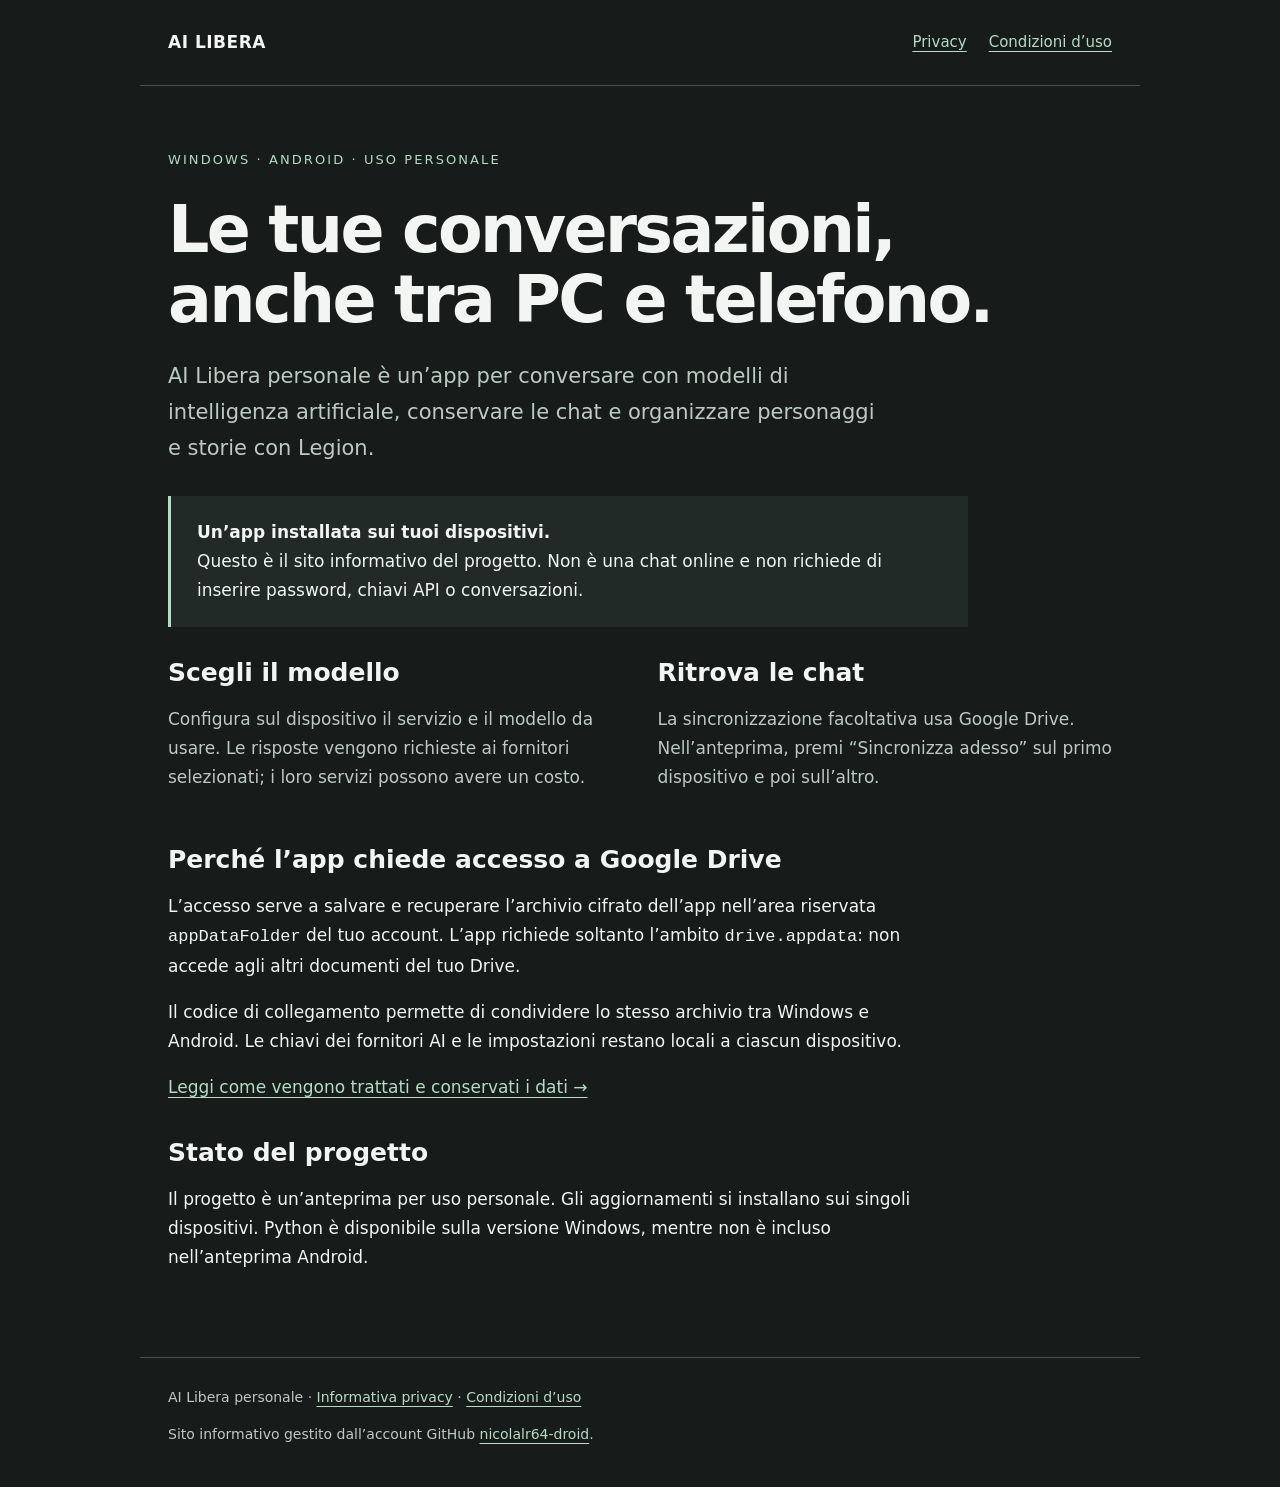
<file: index.html>
<!doctype html><html lang="it"><head><meta charset="utf-8"><meta name="viewport" content="width=device-width,initial-scale=1"><meta name="description" content="AI Libera personale: conversazioni con modelli di intelligenza artificiale su Windows e Android, con sincronizzazione facoltativa e cifrata su Google Drive."><title>AI Libera personale</title><link rel="stylesheet" href="style.css"></head><body><a class="skip" href="#contenuto">Vai al contenuto</a><header><a class="brand" href="index.html">AI LIBERA</a><nav aria-label="Navigazione principale"><a href="privacy.html">Privacy</a><a href="condizioni.html">Condizioni d’uso</a></nav></header><main id="contenuto"><p class="eyebrow">Windows · Android · Uso personale</p><h1>Le tue conversazioni,<br>anche tra PC e telefono.</h1><p class="intro">AI Libera personale è un’app per conversare con modelli di intelligenza artificiale, conservare le chat e organizzare personaggi e storie con Legion.</p><div class="note"><strong>Un’app installata sui tuoi dispositivi.</strong><br>Questo è il sito informativo del progetto. Non è una chat online e non richiede di inserire password, chiavi API o conversazioni.</div><div class="grid"><section><h2>Scegli il modello</h2><p>Configura sul dispositivo il servizio e il modello da usare. Le risposte vengono richieste ai fornitori selezionati; i loro servizi possono avere un costo.</p></section><section><h2>Ritrova le chat</h2><p>La sincronizzazione facoltativa usa Google Drive. Nell’anteprima, premi “Sincronizza adesso” sul primo dispositivo e poi sull’altro.</p></section></div><h2>Perché l’app chiede accesso a Google Drive</h2><p>L’accesso serve a salvare e recuperare l’archivio cifrato dell’app nell’area riservata <code>appDataFolder</code> del tuo account. L’app richiede soltanto l’ambito <code>drive.appdata</code>: non accede agli altri documenti del tuo Drive.</p><p>Il codice di collegamento permette di condividere lo stesso archivio tra Windows e Android. Le chiavi dei fornitori AI e le impostazioni restano locali a ciascun dispositivo.</p><p><a href="privacy.html">Leggi come vengono trattati e conservati i dati →</a></p><h2>Stato del progetto</h2><p>Il progetto è un’anteprima per uso personale. Gli aggiornamenti si installano sui singoli dispositivi. Python è disponibile sulla versione Windows, mentre non è incluso nell’anteprima Android.</p></main><footer>AI Libera personale · <a href="privacy.html">Informativa privacy</a> · <a href="condizioni.html">Condizioni d’uso</a><p>Sito informativo gestito dall’account GitHub <a href="https://github.com/nicolalr64-droid">nicolalr64-droid</a>.</p></footer></body></html>
</file>
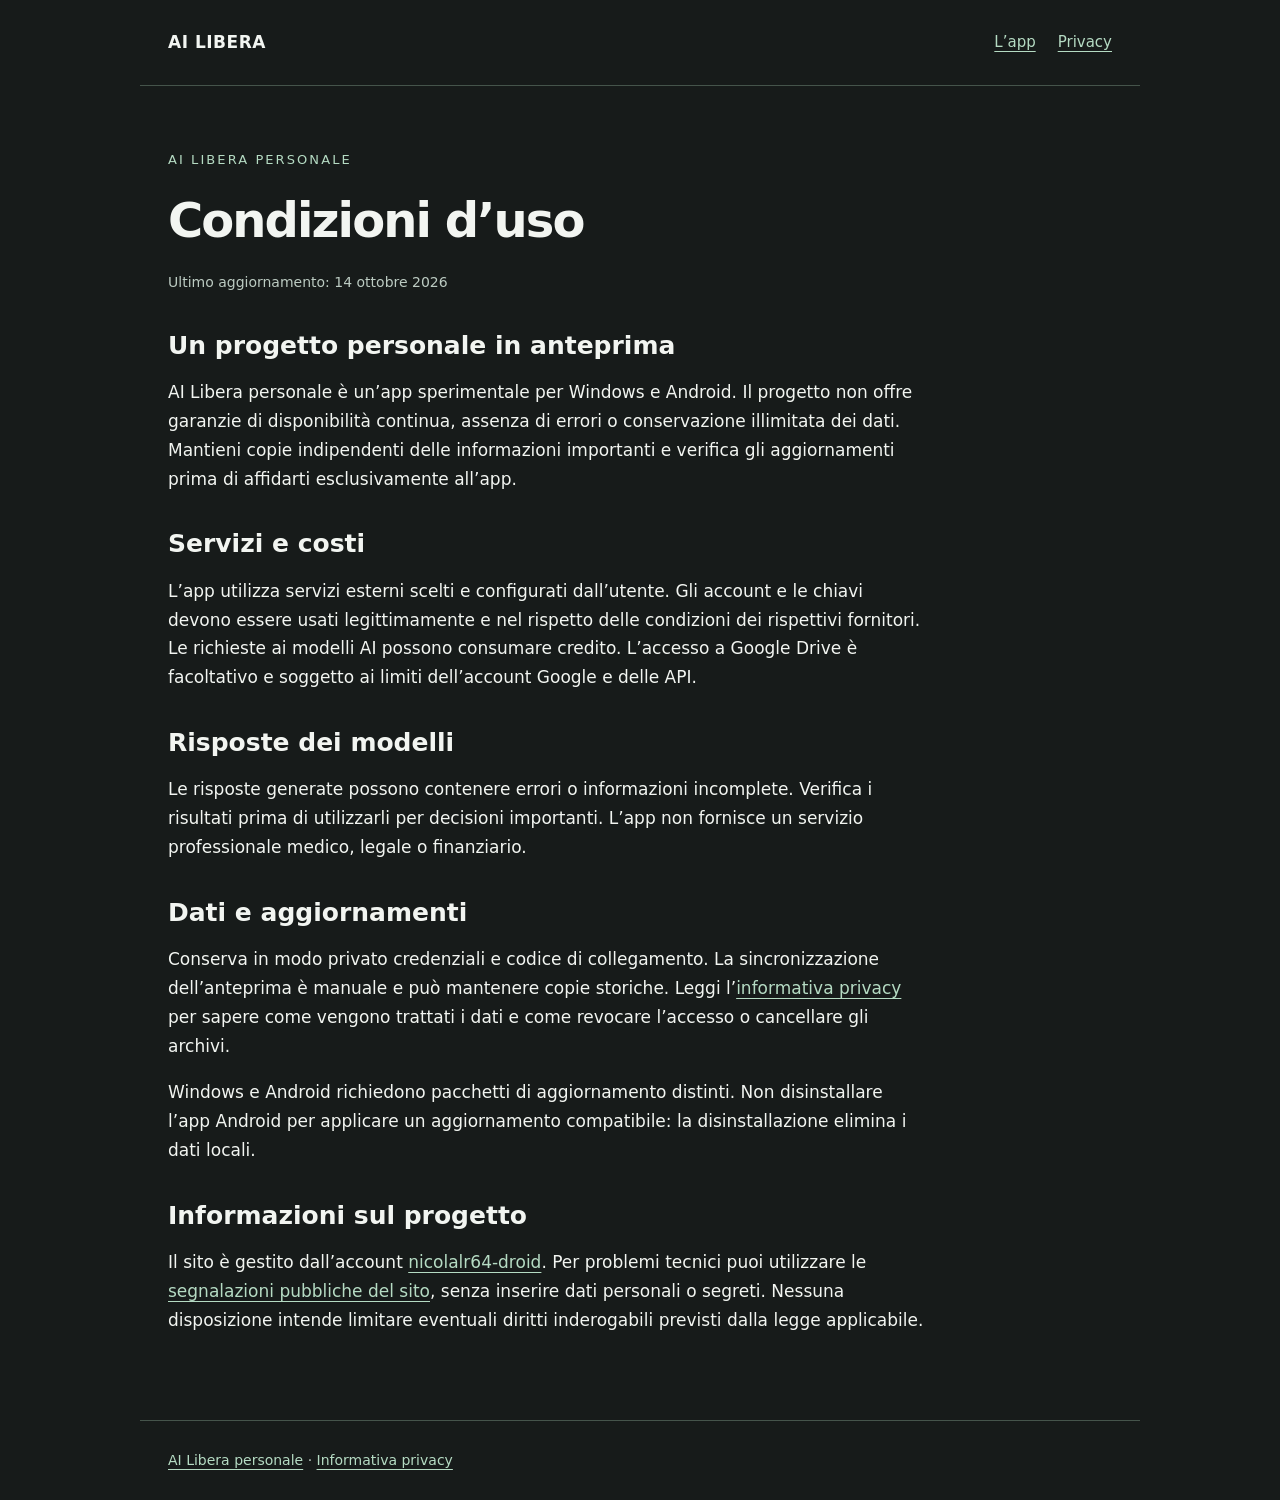
<file: condizioni.html>
<!doctype html><html lang="it"><head><meta charset="utf-8"><meta name="viewport" content="width=device-width,initial-scale=1"><meta name="description" content="Condizioni d’uso dell’anteprima AI Libera personale."><title>Condizioni d’uso — AI Libera personale</title><link rel="stylesheet" href="style.css"></head><body><a class="skip" href="#contenuto">Vai al contenuto</a><header><a class="brand" href="index.html">AI LIBERA</a><nav aria-label="Navigazione principale"><a href="index.html">L’app</a><a href="privacy.html">Privacy</a></nav></header><main class="legal" id="contenuto"><p class="eyebrow">AI Libera personale</p><h1>Condizioni d’uso</h1><p class="date">Ultimo aggiornamento: 14 ottobre 2026</p><h2>Un progetto personale in anteprima</h2><p>AI Libera personale è un’app sperimentale per Windows e Android. Il progetto non offre garanzie di disponibilità continua, assenza di errori o conservazione illimitata dei dati. Mantieni copie indipendenti delle informazioni importanti e verifica gli aggiornamenti prima di affidarti esclusivamente all’app.</p><h2>Servizi e costi</h2><p>L’app utilizza servizi esterni scelti e configurati dall’utente. Gli account e le chiavi devono essere usati legittimamente e nel rispetto delle condizioni dei rispettivi fornitori. Le richieste ai modelli AI possono consumare credito. L’accesso a Google Drive è facoltativo e soggetto ai limiti dell’account Google e delle API.</p><h2>Risposte dei modelli</h2><p>Le risposte generate possono contenere errori o informazioni incomplete. Verifica i risultati prima di utilizzarli per decisioni importanti. L’app non fornisce un servizio professionale medico, legale o finanziario.</p><h2>Dati e aggiornamenti</h2><p>Conserva in modo privato credenziali e codice di collegamento. La sincronizzazione dell’anteprima è manuale e può mantenere copie storiche. Leggi l’<a href="privacy.html">informativa privacy</a> per sapere come vengono trattati i dati e come revocare l’accesso o cancellare gli archivi.</p><p>Windows e Android richiedono pacchetti di aggiornamento distinti. Non disinstallare l’app Android per applicare un aggiornamento compatibile: la disinstallazione elimina i dati locali.</p><h2>Informazioni sul progetto</h2><p>Il sito è gestito dall’account <a href="https://github.com/nicolalr64-droid">nicolalr64-droid</a>. Per problemi tecnici puoi utilizzare le <a href="https://github.com/nicolalr64-droid/ai-libera-sito/issues">segnalazioni pubbliche del sito</a>, senza inserire dati personali o segreti. Nessuna disposizione intende limitare eventuali diritti inderogabili previsti dalla legge applicabile.</p></main><footer><a href="index.html">AI Libera personale</a> · <a href="privacy.html">Informativa privacy</a></footer></body></html>
</file>
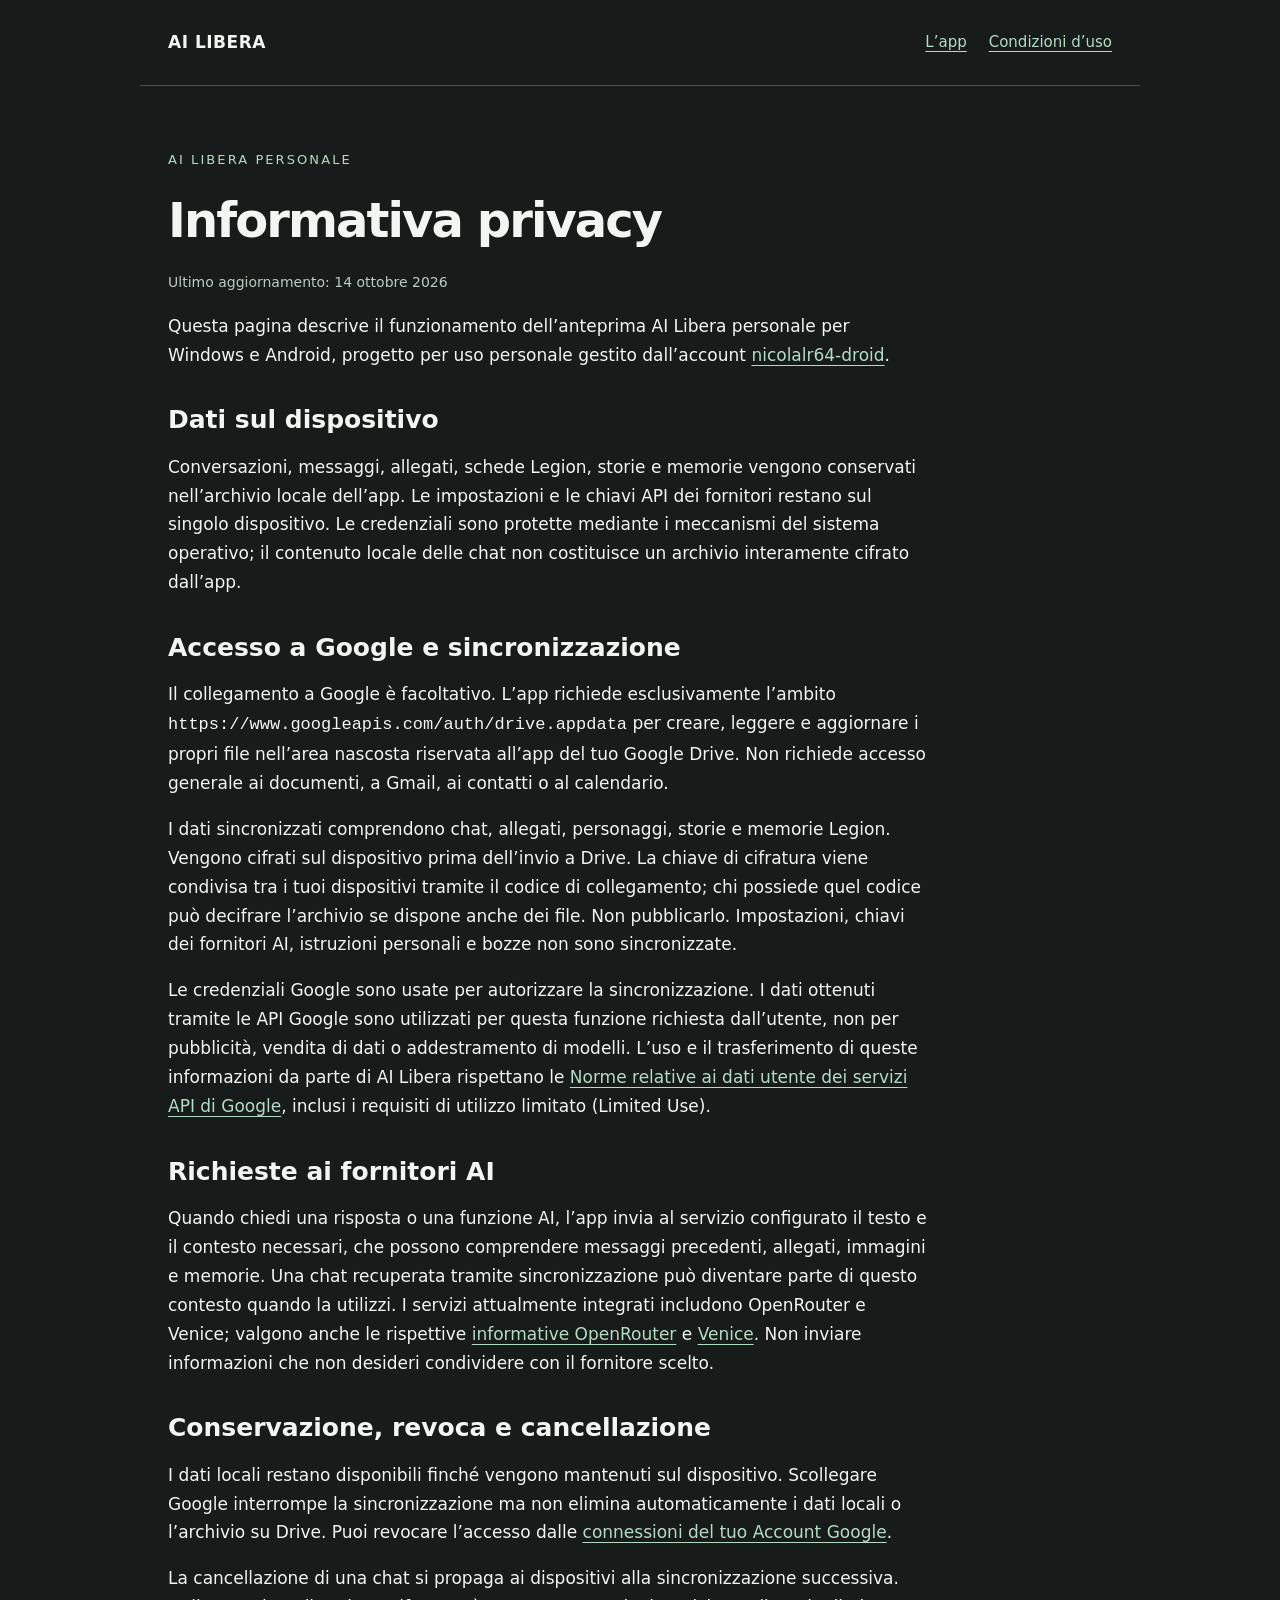
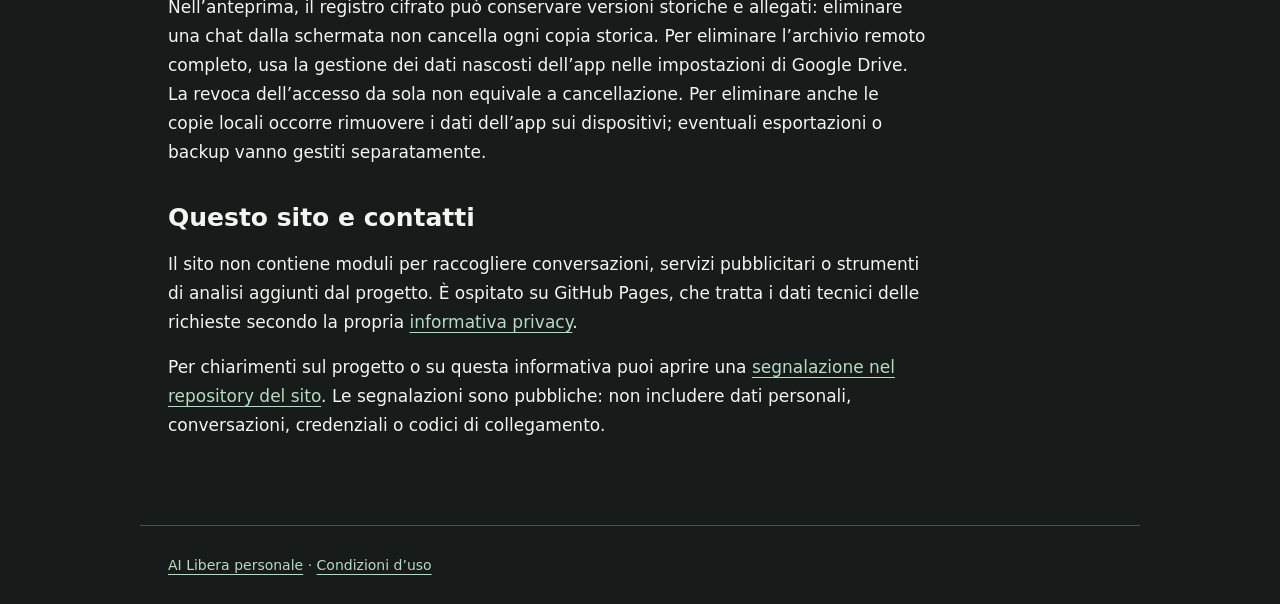
<file: privacy.html>
<!doctype html><html lang="it"><head><meta charset="utf-8"><meta name="viewport" content="width=device-width,initial-scale=1"><meta name="description" content="Informativa privacy di AI Libera personale: dati locali, fornitori AI e sincronizzazione cifrata con Google Drive."><title>Privacy — AI Libera personale</title><link rel="stylesheet" href="style.css"></head><body><a class="skip" href="#contenuto">Vai al contenuto</a><header><a class="brand" href="index.html">AI LIBERA</a><nav aria-label="Navigazione principale"><a href="index.html">L’app</a><a href="condizioni.html">Condizioni d’uso</a></nav></header><main class="legal" id="contenuto"><p class="eyebrow">AI Libera personale</p><h1>Informativa privacy</h1><p class="date">Ultimo aggiornamento: 14 ottobre 2026</p><p>Questa pagina descrive il funzionamento dell’anteprima AI Libera personale per Windows e Android, progetto per uso personale gestito dall’account <a href="https://github.com/nicolalr64-droid">nicolalr64-droid</a>.</p><h2>Dati sul dispositivo</h2><p>Conversazioni, messaggi, allegati, schede Legion, storie e memorie vengono conservati nell’archivio locale dell’app. Le impostazioni e le chiavi API dei fornitori restano sul singolo dispositivo. Le credenziali sono protette mediante i meccanismi del sistema operativo; il contenuto locale delle chat non costituisce un archivio interamente cifrato dall’app.</p><h2>Accesso a Google e sincronizzazione</h2><p>Il collegamento a Google è facoltativo. L’app richiede esclusivamente l’ambito <code>https://www.googleapis.com/auth/drive.appdata</code> per creare, leggere e aggiornare i propri file nell’area nascosta riservata all’app del tuo Google Drive. Non richiede accesso generale ai documenti, a Gmail, ai contatti o al calendario.</p><p>I dati sincronizzati comprendono chat, allegati, personaggi, storie e memorie Legion. Vengono cifrati sul dispositivo prima dell’invio a Drive. La chiave di cifratura viene condivisa tra i tuoi dispositivi tramite il codice di collegamento; chi possiede quel codice può decifrare l’archivio se dispone anche dei file. Non pubblicarlo. Impostazioni, chiavi dei fornitori AI, istruzioni personali e bozze non sono sincronizzate.</p><p>Le credenziali Google sono usate per autorizzare la sincronizzazione. I dati ottenuti tramite le API Google sono utilizzati per questa funzione richiesta dall’utente, non per pubblicità, vendita di dati o addestramento di modelli. L’uso e il trasferimento di queste informazioni da parte di AI Libera rispettano le <a href="https://developers.google.com/terms/api-services-user-data-policy">Norme relative ai dati utente dei servizi API di Google</a>, inclusi i requisiti di utilizzo limitato (Limited Use).</p><h2>Richieste ai fornitori AI</h2><p>Quando chiedi una risposta o una funzione AI, l’app invia al servizio configurato il testo e il contesto necessari, che possono comprendere messaggi precedenti, allegati, immagini e memorie. Una chat recuperata tramite sincronizzazione può diventare parte di questo contesto quando la utilizzi. I servizi attualmente integrati includono OpenRouter e Venice; valgono anche le rispettive <a href="https://openrouter.ai/privacy">informative OpenRouter</a> e <a href="https://venice.ai/legal/privacy-policy">Venice</a>. Non inviare informazioni che non desideri condividere con il fornitore scelto.</p><h2>Conservazione, revoca e cancellazione</h2><p>I dati locali restano disponibili finché vengono mantenuti sul dispositivo. Scollegare Google interrompe la sincronizzazione ma non elimina automaticamente i dati locali o l’archivio su Drive. Puoi revocare l’accesso dalle <a href="https://myaccount.google.com/connections">connessioni del tuo Account Google</a>.</p><p>La cancellazione di una chat si propaga ai dispositivi alla sincronizzazione successiva. Nell’anteprima, il registro cifrato può conservare versioni storiche e allegati: eliminare una chat dalla schermata non cancella ogni copia storica. Per eliminare l’archivio remoto completo, usa la gestione dei dati nascosti dell’app nelle impostazioni di Google Drive. La revoca dell’accesso da sola non equivale a cancellazione. Per eliminare anche le copie locali occorre rimuovere i dati dell’app sui dispositivi; eventuali esportazioni o backup vanno gestiti separatamente.</p><h2>Questo sito e contatti</h2><p>Il sito non contiene moduli per raccogliere conversazioni, servizi pubblicitari o strumenti di analisi aggiunti dal progetto. È ospitato su GitHub Pages, che tratta i dati tecnici delle richieste secondo la propria <a href="https://docs.github.com/en/site-policy/privacy-policies/github-general-privacy-statement">informativa privacy</a>.</p><p>Per chiarimenti sul progetto o su questa informativa puoi aprire una <a href="https://github.com/nicolalr64-droid/ai-libera-sito/issues">segnalazione nel repository del sito</a>. Le segnalazioni sono pubbliche: non includere dati personali, conversazioni, credenziali o codici di collegamento.</p></main><footer><a href="index.html">AI Libera personale</a> · <a href="condizioni.html">Condizioni d’uso</a></footer></body></html>
</file>
<file: style.css>
:root{color-scheme:dark;--bg:#171b1a;--panel:#222a27;--text:#f2f5f1;--muted:#bccbc2;--accent:#b5dbc3}*{box-sizing:border-box}body{margin:0;background:var(--bg);color:var(--text);font:17px/1.7 system-ui,sans-serif}a{color:var(--accent);text-underline-offset:4px}a:focus-visible{outline:3px solid var(--accent);outline-offset:5px}header,main,footer{max-width:1000px;margin:auto;padding:28px 28px}header{display:flex;justify-content:space-between;align-items:center;gap:20px;border-bottom:1px solid #45544b}.brand{font-weight:750;letter-spacing:.03em;text-decoration:none;color:var(--text)}nav{display:flex;flex-wrap:wrap;gap:22px;font-size:15px}.eyebrow{font-size:13px;letter-spacing:.16em;text-transform:uppercase;color:var(--accent);margin-top:35px}h1{font-size:clamp(34px,6vw,65px);line-height:1.08;letter-spacing:-.04em;max-width:850px;margin:24px 0}h2{font-size:25px;line-height:1.25;margin:35px 0 15px}p,li{max-width:760px}.intro{font-size:21px;color:var(--muted);max-width:720px}.note{padding:22px 26px;background:var(--panel);border-left:3px solid var(--accent);margin:30px 0;max-width:800px}.grid{display:grid;grid-template-columns:1fr 1fr;gap:35px;margin:30px 0}.grid h2{margin-top:0}.grid p{color:var(--muted)}footer{border-top:1px solid #45544b;font-size:14px;color:var(--muted);margin-top:40px}.legal h1{font-size:clamp(34px,5vw,48px)}.date{color:var(--muted);font-size:14px}.skip{position:absolute;top:-80px}.skip:focus{top:8px;background:var(--bg);padding:8px}@media(max-width:600px){header,main,footer{padding:22px}header{align-items:flex-start;flex-direction:column}.grid{grid-template-columns:1fr;gap:5px}.intro{font-size:19px}nav{gap:18px}}
</file>
